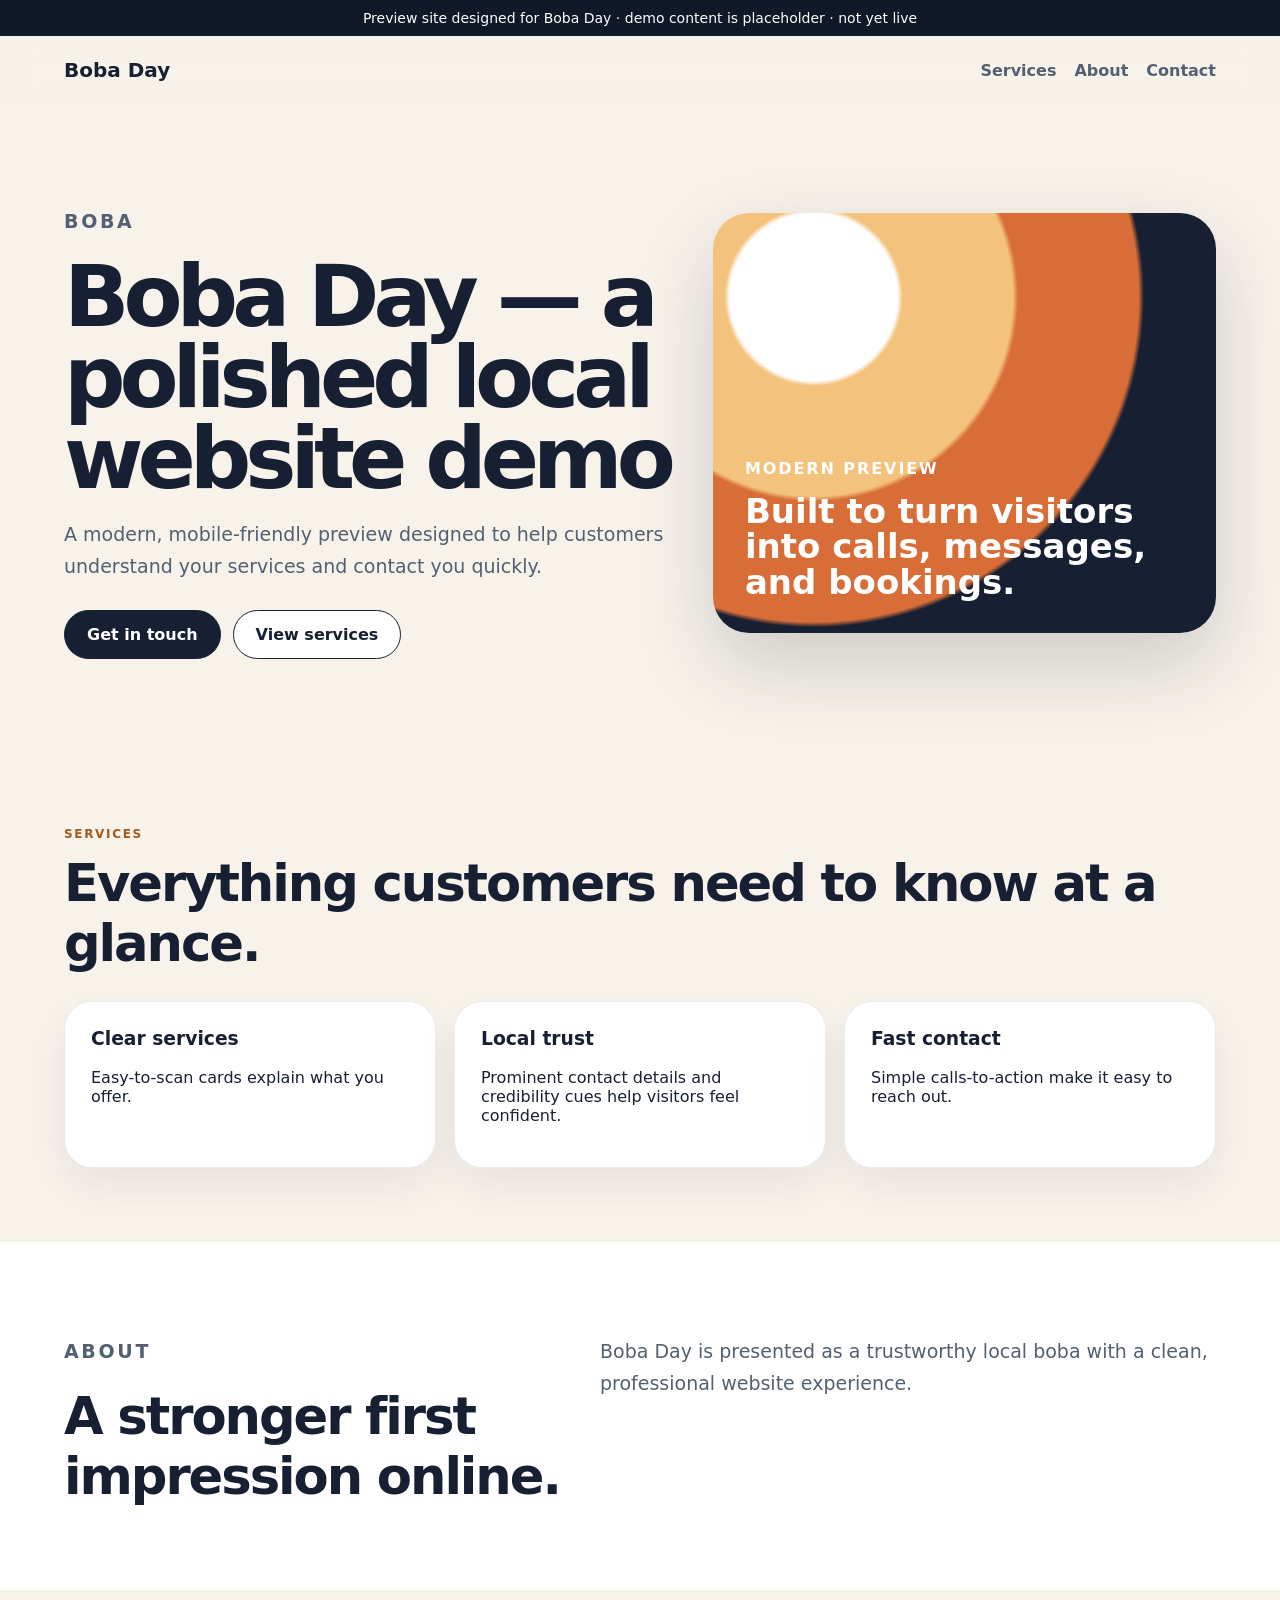
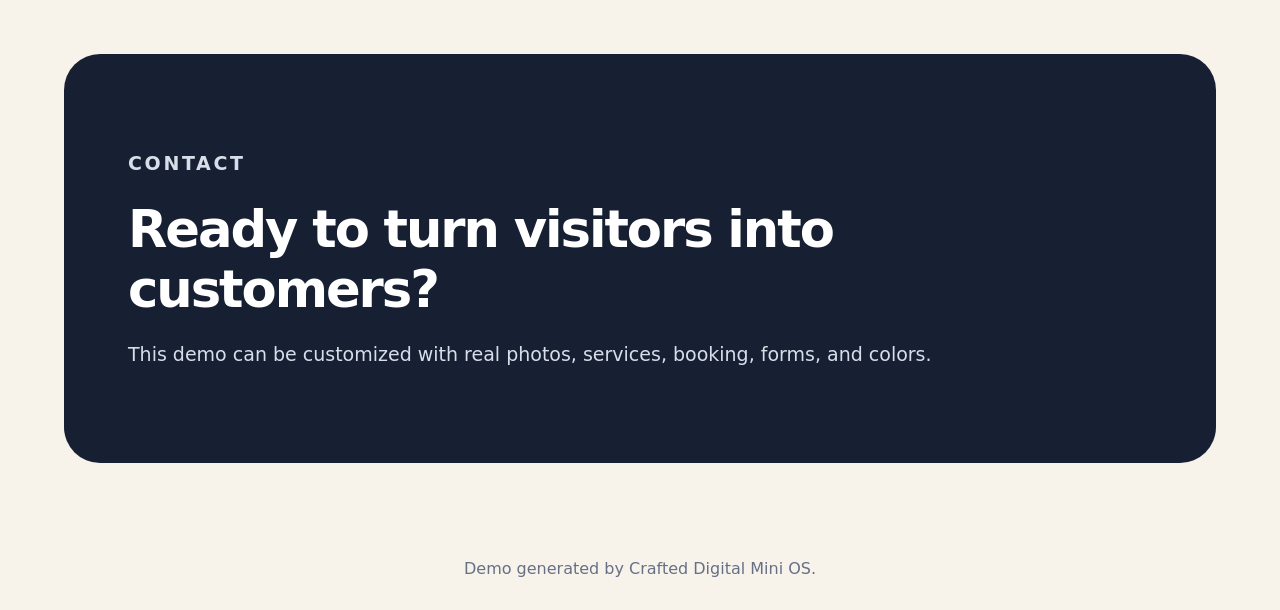
<file: boba-day/index.html>
<!doctype html>
<html lang="en">
<head>
  <meta charset="UTF-8" />
  <meta name="viewport" content="width=device-width, initial-scale=1.0" />
  <title>Boba Day | Demo Website</title>
  <link rel="stylesheet" href="styles.css" />
</head>
<body>
  <div class="preview-bar">Preview site designed for Boba Day · demo content is placeholder · not yet live</div>
  <header class="site-header">
    <a class="logo" href="#"><span>Boba Day</span></a>
    <nav><a href="#services">Services</a><a href="#about">About</a><a href="#contact">Contact</a></nav>
  </header>
  <main>
    <section class="hero">
      <div class="hero-copy">
        <p class="eyebrow">Boba</p>
        <h1>Boba Day — a polished local website demo</h1>
        <p>A modern, mobile-friendly preview designed to help customers understand your services and contact you quickly.</p>
        <div class="actions"><a class="button primary" href="#contact">Get in touch</a><a class="button secondary" href="#services">View services</a></div>
      </div>
      <div class="hero-card"><span>Modern preview</span><strong>Built to turn visitors into calls, messages, and bookings.</strong></div>
    </section>
    <section id="services" class="section"><p class="eyebrow">Services</p><h2>Everything customers need to know at a glance.</h2><div class="cards"><article><h3>Clear services</h3><p>Easy-to-scan cards explain what you offer.</p></article><article><h3>Local trust</h3><p>Prominent contact details and credibility cues help visitors feel confident.</p></article><article><h3>Fast contact</h3><p>Simple calls-to-action make it easy to reach out.</p></article></div></section>
    <section id="about" class="split"><div><p class="eyebrow">About</p><h2>A stronger first impression online.</h2></div><p>Boba Day is presented as a trustworthy local boba with a clean, professional website experience.</p></section>
    <section id="contact" class="cta"><p class="eyebrow">Contact</p><h2>Ready to turn visitors into customers?</h2><p>This demo can be customized with real photos, services, booking, forms, and colors.</p></section>
  </main>
  <footer>Demo generated by Crafted Digital Mini OS.</footer>
</body>
</html>
</file>
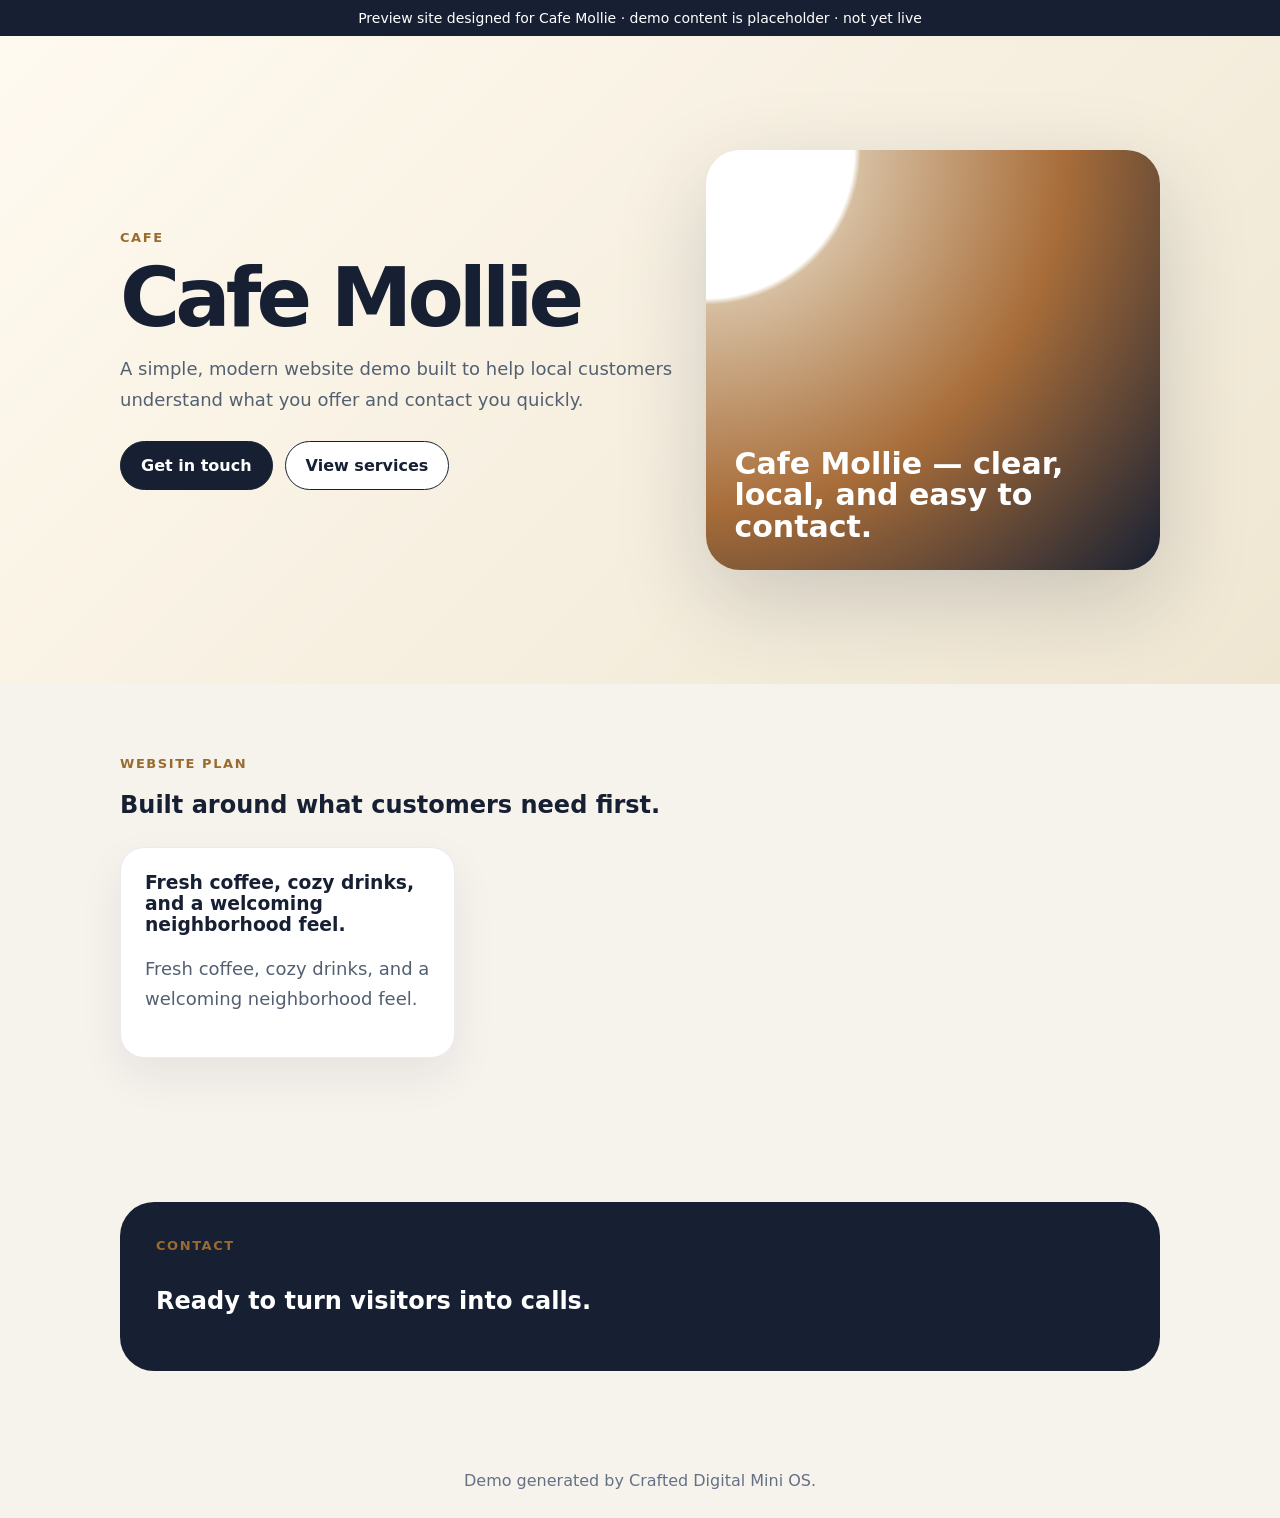
<file: cafe-mollie/index.html>
<!doctype html>
<html lang="en">
<head>
  <meta charset="UTF-8" />
  <meta name="viewport" content="width=device-width, initial-scale=1.0" />
  <title>Cafe Mollie | Demo Website</title>
  <style>
    :root { color-scheme: light; font-family: Inter, ui-sans-serif, system-ui, -apple-system, BlinkMacSystemFont, "Segoe UI", sans-serif; color: #172033; background: #f6f3ed; }
    * { box-sizing: border-box; }
    body { margin: 0; }
    a { color: inherit; }
    .notice { background: #172033; color: white; font-size: 14px; padding: 10px 18px; text-align: center; }
    .hero { min-height: 72vh; display: grid; place-items: center; padding: 72px 20px; background: linear-gradient(135deg, #fffaf0, #efe6d2); }
    .hero-card { width: min(1040px, 100%); display: grid; grid-template-columns: 1.1fr .9fr; gap: 32px; align-items: center; }
    .eyebrow { color: #9a6b2f; font-weight: 800; letter-spacing: .12em; text-transform: uppercase; font-size: 13px; }
    h1 { font-size: clamp(42px, 7vw, 82px); line-height: .94; margin: 14px 0; letter-spacing: -0.06em; }
    p { color: #536071; font-size: 18px; line-height: 1.7; }
    .buttons { display: flex; gap: 12px; flex-wrap: wrap; margin-top: 26px; }
    .button { border-radius: 999px; padding: 14px 20px; font-weight: 800; text-decoration: none; border: 1px solid #172033; }
    .primary { background: #172033; color: white; }
    .secondary { background: white; }
    .visual { min-height: 420px; border-radius: 34px; background: radial-gradient(circle at top left, #ffffff 0, #ffffff 24%, #d6bea0 25%, #a86d39 58%, #172033 100%); box-shadow: 0 30px 90px rgba(23,32,51,.18); display: grid; place-items: end start; padding: 28px; overflow: hidden; }
    .visual strong { color: white; font-size: 30px; line-height: 1.05; max-width: 340px; }
    section { padding: 72px 20px; }
    .wrap { width: min(1040px, 100%); margin: 0 auto; }
    .grid { display: grid; grid-template-columns: repeat(3, 1fr); gap: 18px; margin-top: 28px; }
    .card { background: white; border: 1px solid rgba(23,32,51,.09); border-radius: 24px; padding: 24px; box-shadow: 0 18px 45px rgba(23,32,51,.07); }
    .card h3 { margin-top: 0; }
    .contact { background: #172033; color: white; border-radius: 34px; padding: 36px; display: grid; gap: 14px; }
    .contact p { color: #d6dce7; margin: 0; }
    .contact a { color: white; font-weight: 800; }
    footer { padding: 28px 20px; text-align: center; color: #667085; }
    @media (max-width: 820px) { .hero-card, .grid { grid-template-columns: 1fr; } .visual { min-height: 280px; } }
  </style>
</head>
<body>
  <div class="notice">Preview site designed for Cafe Mollie · demo content is placeholder · not yet live</div>
  <main>
    <section class="hero">
      <div class="hero-card">
        <div>
          <div class="eyebrow">Cafe</div>
          <h1>Cafe Mollie</h1>
          <p>A simple, modern website demo built to help local customers understand what you offer and contact you quickly.</p>
          <div class="buttons">
            <a class="button primary" href="#contact">Get in touch</a>
            <a class="button secondary" href="#services">View services</a>
          </div>
        </div>
        <div class="visual"><strong>Cafe Mollie — clear, local, and easy to contact.</strong></div>
      </div>
    </section>

    <section id="services">
      <div class="wrap">
        <div class="eyebrow">Website plan</div>
        <h2>Built around what customers need first.</h2>
        <div class="grid">
          <article class="card"><h3>Fresh coffee, cozy drinks, and a welcoming neighborhood feel.</h3><p>Fresh coffee, cozy drinks, and a welcoming neighborhood feel.</p></article>
        </div>
      </div>
    </section>

    <section id="contact">
      <div class="wrap contact">
        <div class="eyebrow">Contact</div>
        <h2>Ready to turn visitors into calls.</h2>
        
        
        
        
      </div>
    </section>
  </main>
  <footer>Demo generated by Crafted Digital Mini OS.</footer>
</body>
</html>
</file>
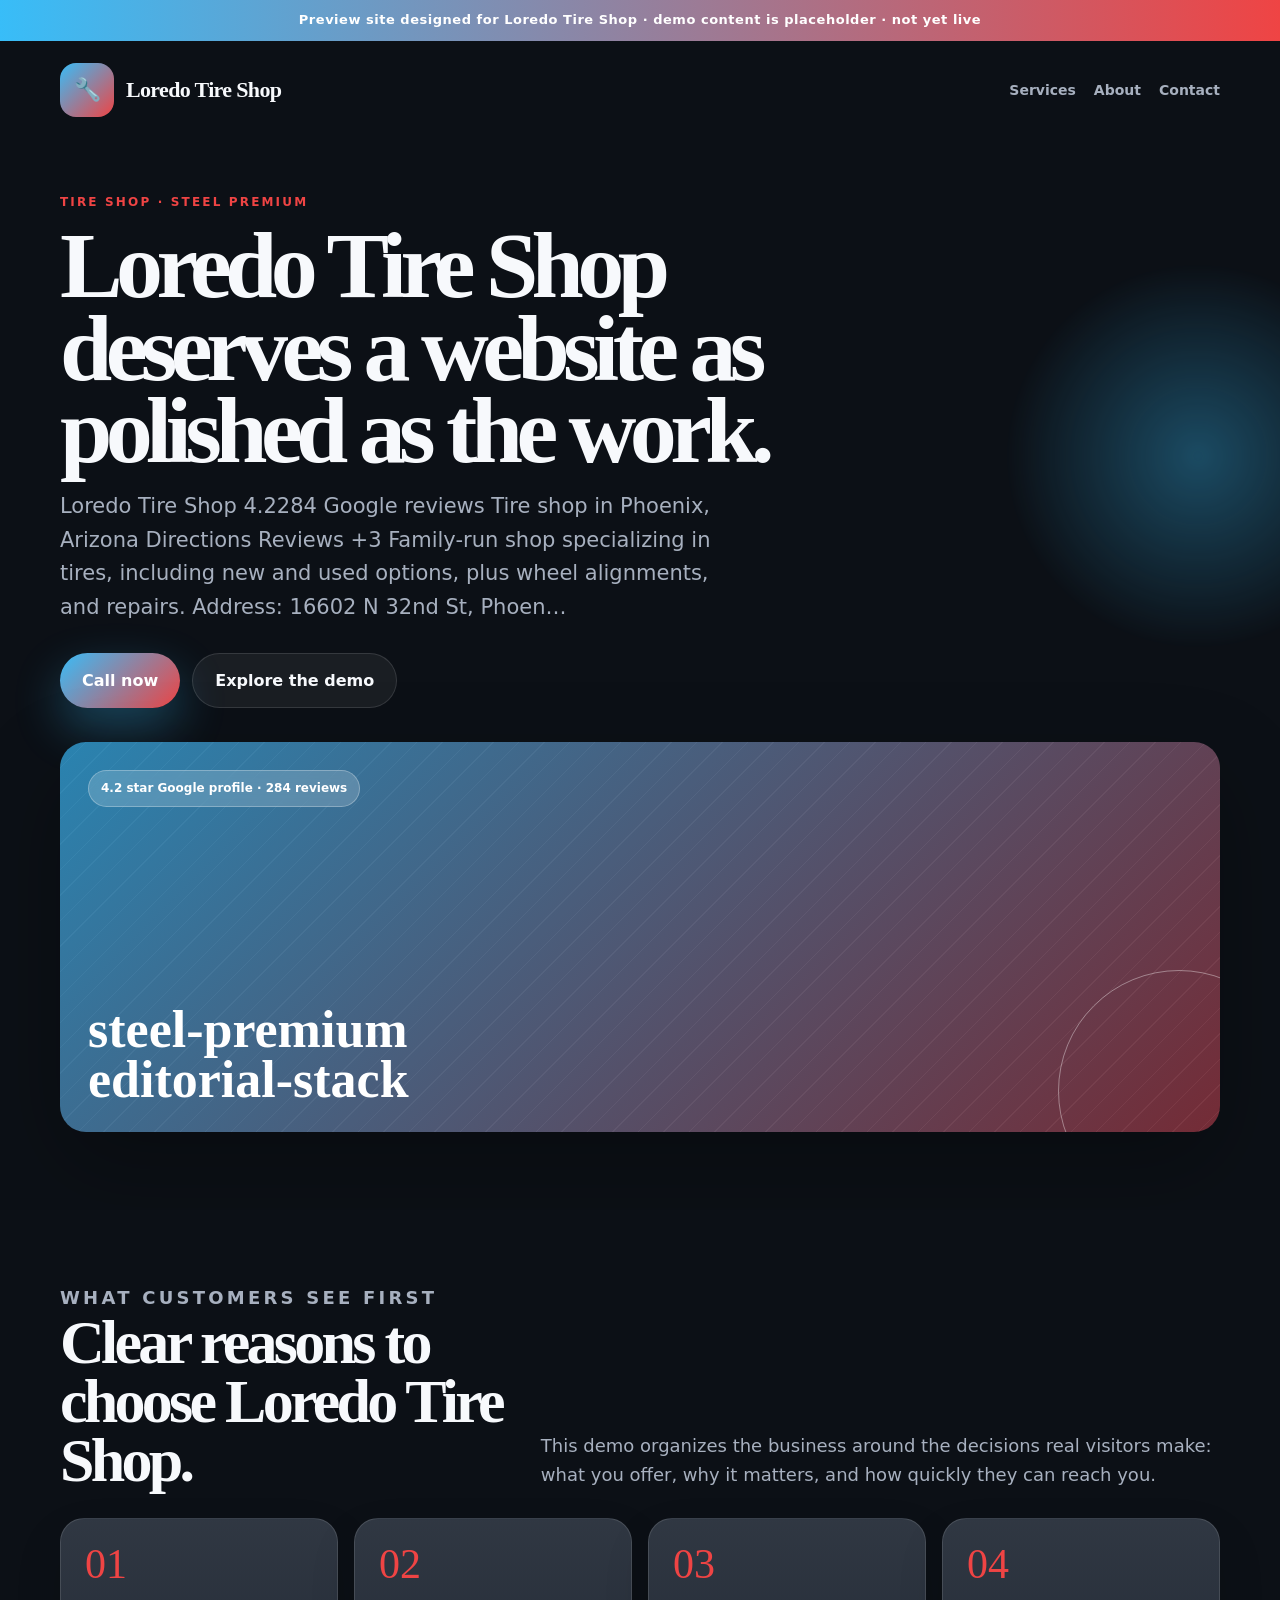
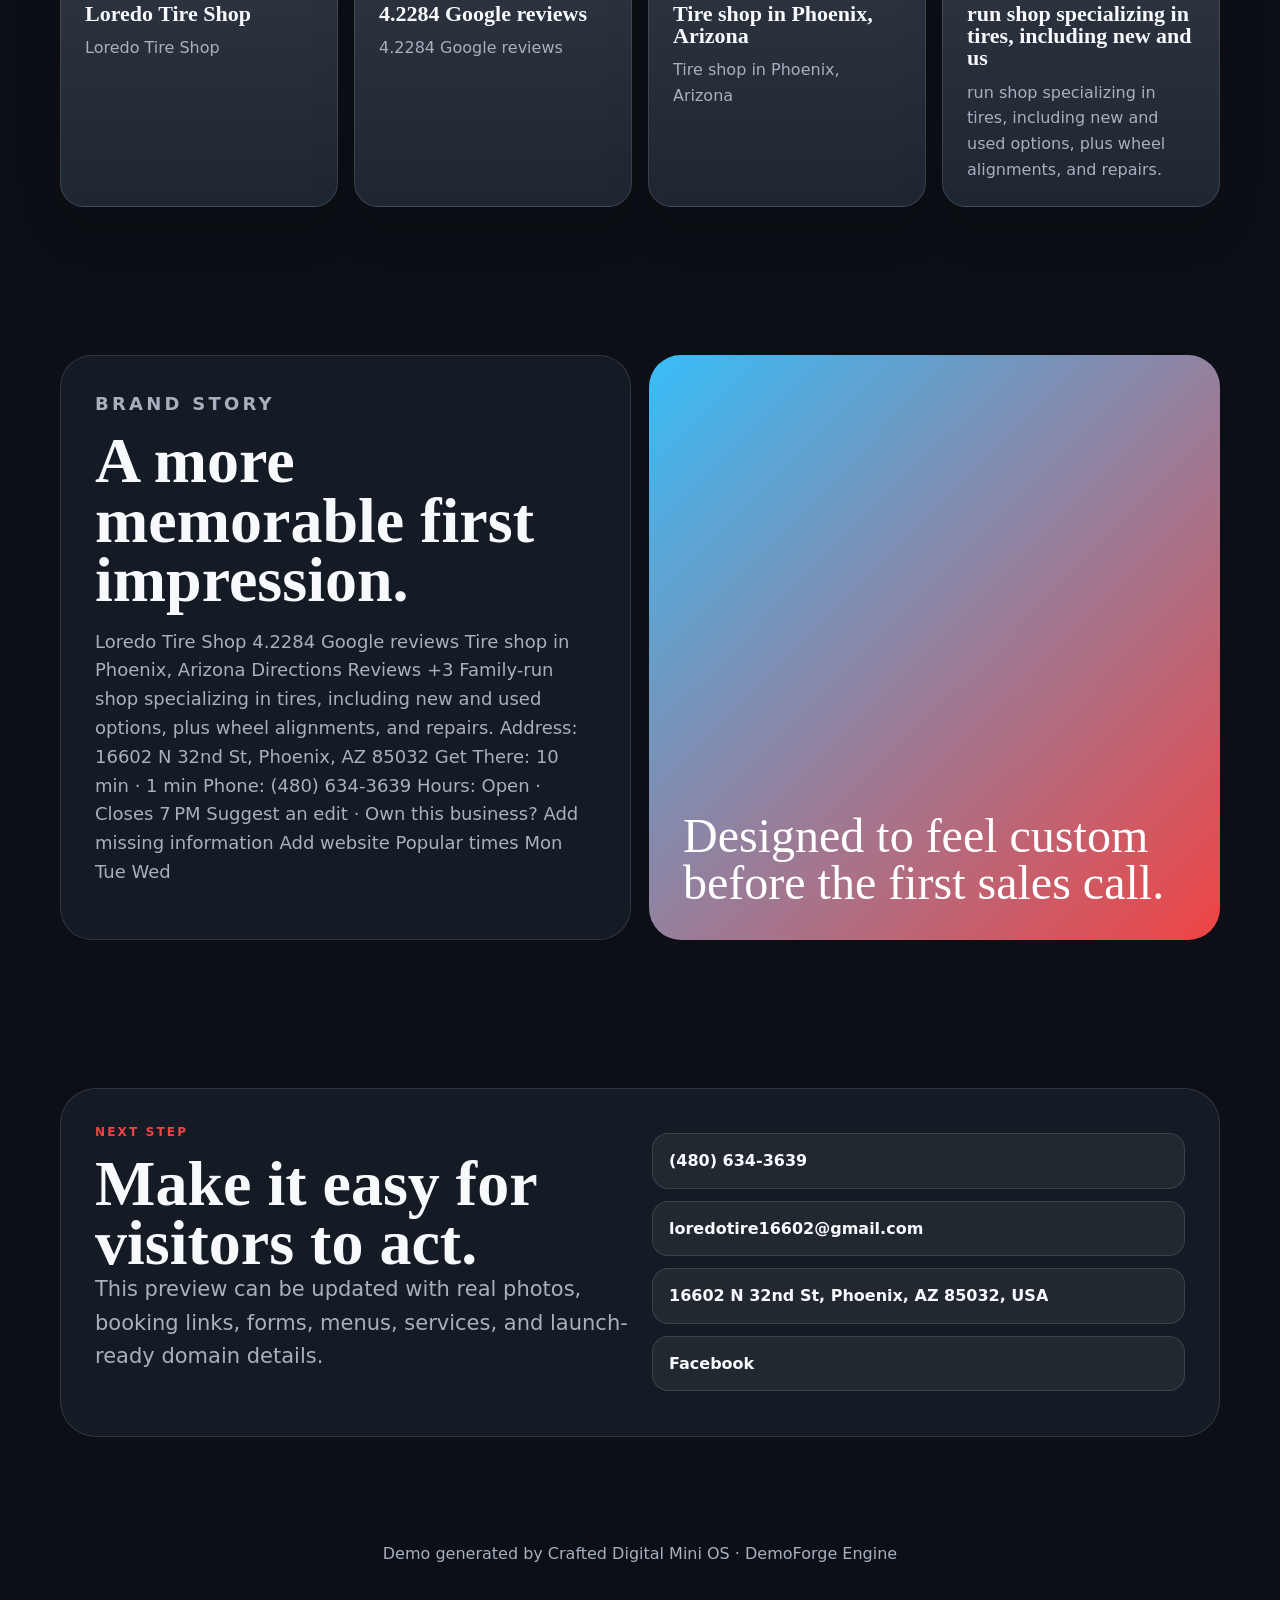
<file: loredo-tire-shop/index.html>
<!doctype html>
<html lang="en">
<head>
  <meta charset="UTF-8" />
  <meta name="viewport" content="width=device-width, initial-scale=1.0" />
  <title>Loredo Tire Shop | Demo Website</title>
  <meta name="description" content="Preview demo website concept for Loredo Tire Shop." />
  <link rel="stylesheet" href="styles.css" />
</head>
<body>
  <div class="preview-bar">Preview site designed for Loredo Tire Shop · demo content is placeholder · not yet live</div>
  <header class="site-header shell">
    <a class="brand" href="#top" aria-label="Loredo Tire Shop home">
      <span class="mark">🔧</span>
      <span>Loredo Tire Shop</span>
    </a>
    <nav class="nav" aria-label="Main navigation">
      <a href="#services">Services</a>
      <a href="#story">About</a>
      <a href="#contact">Contact</a>
    </nav>
  </header>

  <main id="top">
    <section class="hero">
      <div class="hero-grid shell">
        <div class="hero-copy">
          <p class="eyebrow">Tire Shop · steel premium</p>
          <h1>Loredo Tire Shop deserves a website as polished as the work.</h1>
          <p class="lede">Loredo Tire Shop
4.2284 Google reviews
Tire shop in Phoenix, Arizona
Directions
Reviews
+3

Family-run shop specializing in tires, including new and used options, plus wheel alignments, and repairs.
Address: 16602 N 32nd St, Phoen…</p>
          <div class="actions">
            <a class="button primary" href="tel:(480) 634-3639">Call now</a>
            <a class="button secondary" href="#services">Explore the demo</a>
          </div>
        </div>
        <aside class="feature" aria-label="Website concept visual">
          <span class="feature-kicker">4.2 star Google profile · 284 reviews</span>
          <strong>steel-premium editorial-stack</strong>
        </aside>
      </div>
    </section>

    <section id="services" class="section shell">
      <div class="section-title">
        <div><p class="eyebrow">What customers see first</p><h2>Clear reasons to choose Loredo Tire Shop.</h2></div>
        <p>This demo organizes the business around the decisions real visitors make: what you offer, why it matters, and how quickly they can reach you.</p>
      </div>
      <div class="cards">
        <article class="card">
          <div class="num">01</div>
          <h3>Loredo Tire Shop</h3>
          <p>Loredo Tire Shop</p>
        </article>
        <article class="card">
          <div class="num">02</div>
          <h3>4.2284 Google reviews</h3>
          <p>4.2284 Google reviews</p>
        </article>
        <article class="card">
          <div class="num">03</div>
          <h3>Tire shop in Phoenix, Arizona</h3>
          <p>Tire shop in Phoenix, Arizona</p>
        </article>
        <article class="card">
          <div class="num">04</div>
          <h3>run shop specializing in tires, including new and us</h3>
          <p>run shop specializing in tires, including new and used options, plus wheel alignments, and repairs.</p>
        </article></div>
    </section>

    <section id="story" class="section shell story">
      <div class="story-panel">
        <p class="eyebrow">Brand story</p>
        <h2>A more memorable first impression.</h2>
        <p>Loredo Tire Shop
4.2284 Google reviews
Tire shop in Phoenix, Arizona
Directions
Reviews
+3

Family-run shop specializing in tires, including new and used options, plus wheel alignments, and repairs.
Address: 16602 N 32nd St, Phoenix, AZ 85032
Get There:
10 min
·
1 min
Phone: (480) 634-3639
Hours: 
Open · Closes 7 PM
Suggest an edit · Own this business?
Add missing information
Add website



Popular times
Mon
Tue
Wed
</p>
      </div>
      <div class="quote">
        <p>Designed to feel custom before the first sales call.</p>
      </div>
    </section>

    <section id="contact" class="section shell">
      <div class="contact">
        <div>
          <p class="eyebrow">Next step</p>
          <h2>Make it easy for visitors to act.</h2>
          <p class="lede">This preview can be updated with real photos, booking links, forms, menus, services, and launch-ready domain details.</p>
        </div>
        <div class="contact-list"><a href="tel:(480) 634-3639">(480) 634-3639</a>
<a href="mailto:loredotire16602@gmail.com">loredotire16602@gmail.com</a>
<span>16602 N 32nd St, Phoenix, AZ 85032, USA</span>
<a href="https://www.facebook.com/p/Loredo-Tire-and-Mechanic-Shop-100075917003803/" target="_blank" rel="noreferrer">Facebook</a></div>
      </div>
    </section>
  </main>

  <footer class="shell">Demo generated by Crafted Digital Mini OS · DemoForge Engine</footer>
</body>
</html>
</file>
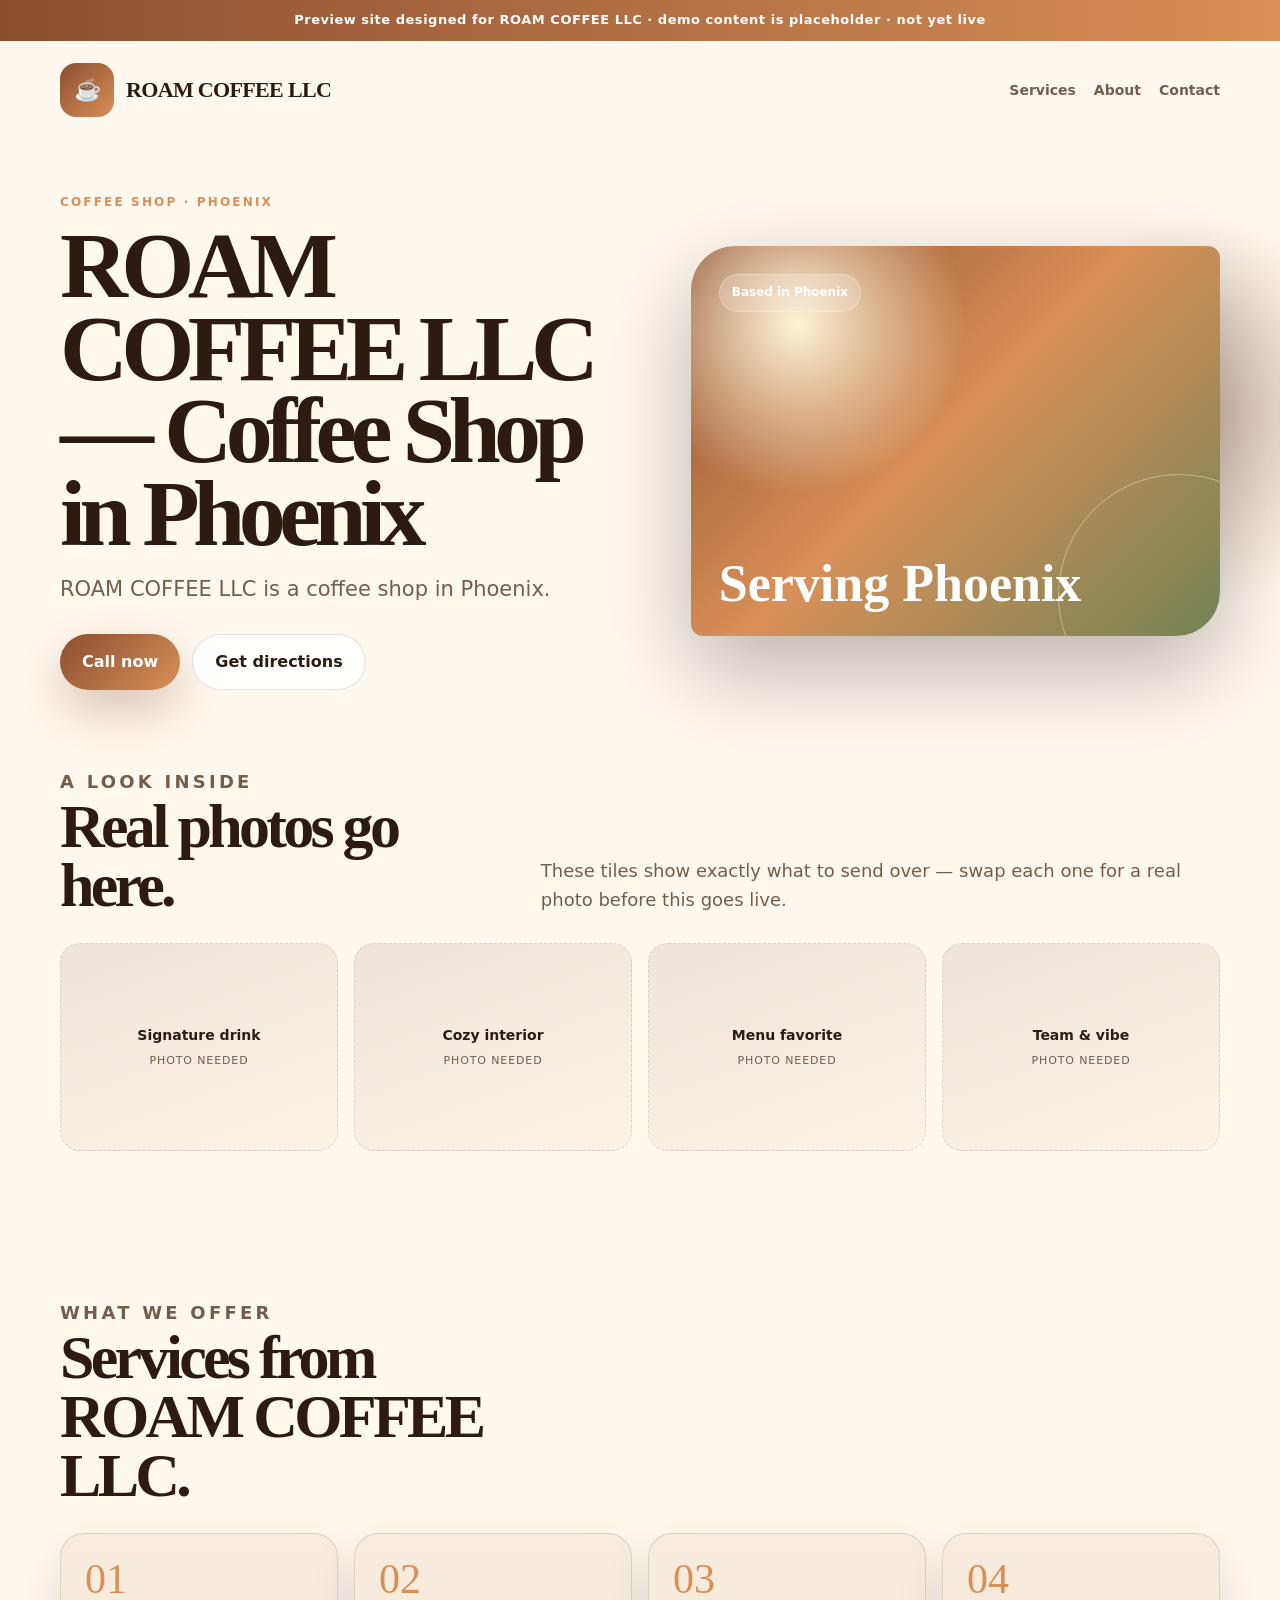
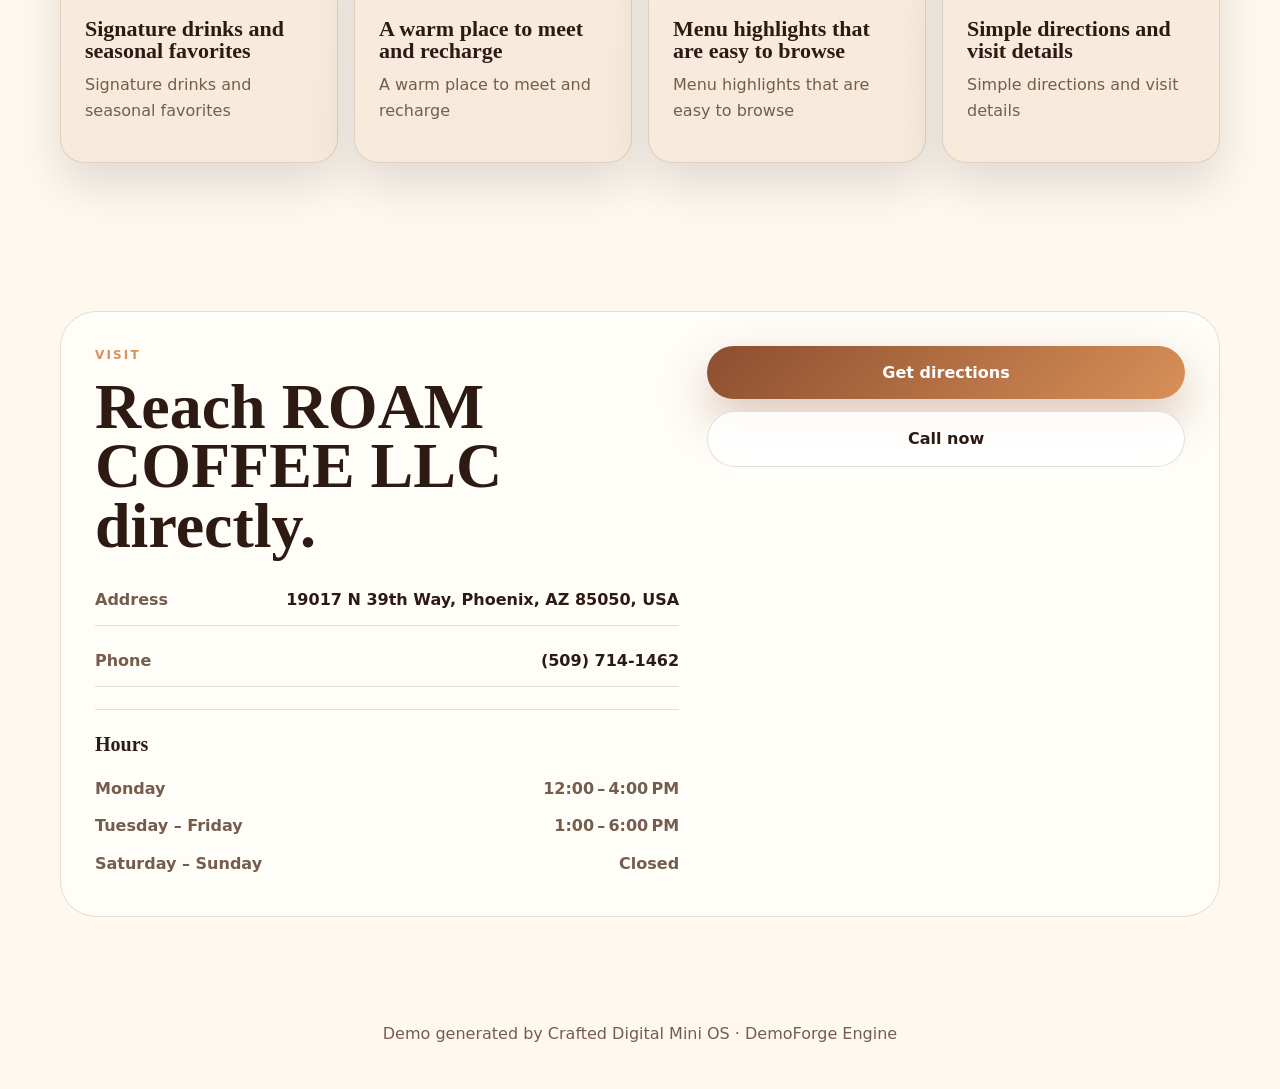
<file: roam-coffee-llc/index.html>
<!doctype html>
<html lang="en">
<head>
  <meta charset="UTF-8" />
  <meta name="viewport" content="width=device-width, initial-scale=1.0" />
  <title>ROAM COFFEE LLC | Demo Website</title>
  <meta name="description" content="Preview demo website concept for ROAM COFFEE LLC." />
  <link rel="stylesheet" href="styles.css" />
</head>
<body>
  <div class="preview-bar">Preview site designed for ROAM COFFEE LLC · demo content is placeholder · not yet live</div>
  <header class="site-header shell">
    <a class="brand" href="#top" aria-label="ROAM COFFEE LLC home">
      <span class="mark">☕</span>
      <span>ROAM COFFEE LLC</span>
    </a>
    <nav class="nav" aria-label="Main navigation">
      <a href="#services">Services</a>
      <a href="#story">About</a>
      <a href="#contact">Contact</a>
    </nav>
  </header>

  <main id="top">

    <section class="hero hero-split">
      <div class="hero-grid shell">
        <div class="hero-copy">
          <p class="eyebrow">Coffee Shop · Phoenix</p>
          <h1>ROAM COFFEE LLC — Coffee Shop in Phoenix</h1>
          <p class="lede">ROAM COFFEE LLC is a coffee shop in Phoenix.</p>
          <div class="actions">
            <a class="button primary" href="tel:(509) 714-1462">Call now</a>
            <a class="button secondary" href="https://maps.google.com/?cid=10328134538606844163&amp;g_mp=Cidnb29nbGUubWFwcy5wbGFjZXMudjEuUGxhY2VzLlNlYXJjaFRleHQQAhgEIAA" target="_blank" rel="noreferrer">Get directions</a>
          </div>
        </div>
        <aside class="feature" aria-label="Business highlight">
          <span class="feature-kicker">Based in Phoenix</span>
          <div class="feature-stat"><strong>Serving Phoenix</strong></div>
        </aside>
      </div>
    </section>

    <section id="gallery" class="section shell gallery-section">
      <div class="section-title">
        <div><p class="eyebrow">A look inside</p><h2>Real photos go here.</h2></div>
        <p>These tiles show exactly what to send over — swap each one for a real photo before this goes live.</p>
      </div>
      <div class="gallery-grid">
        <div class="gallery-tile">
          <span>Signature drink</span>
          <small>Photo needed</small>
        </div>
        <div class="gallery-tile">
          <span>Cozy interior</span>
          <small>Photo needed</small>
        </div>
        <div class="gallery-tile">
          <span>Menu favorite</span>
          <small>Photo needed</small>
        </div>
        <div class="gallery-tile">
          <span>Team &amp; vibe</span>
          <small>Photo needed</small>
        </div></div>
    </section>

    <section id="services" class="section shell">
      <div class="section-title">
        <div><p class="eyebrow">What we offer</p><h2>Services from ROAM COFFEE LLC.</h2></div>
      </div>
      <div class="cards">
        <article class="card">
          <div class="num">01</div>
          <h3>Signature drinks and seasonal favorites</h3>
          <p>Signature drinks and seasonal favorites</p>
        </article>
        <article class="card">
          <div class="num">02</div>
          <h3>A warm place to meet and recharge</h3>
          <p>A warm place to meet and recharge</p>
        </article>
        <article class="card">
          <div class="num">03</div>
          <h3>Menu highlights that are easy to browse</h3>
          <p>Menu highlights that are easy to browse</p>
        </article>
        <article class="card">
          <div class="num">04</div>
          <h3>Simple directions and visit details</h3>
          <p>Simple directions and visit details</p>
        </article></div>
    </section>

    <section id="contact" class="section shell">
      <div class="contact contact-rich">
        <div class="visit-info">
          <p class="eyebrow">Visit</p>
          <h2>Reach ROAM COFFEE LLC directly.</h2>
          <div class="visit-rows"><div class="visit-row"><span class="visit-label">Address</span><span class="visit-value">19017 N 39th Way, Phoenix, AZ 85050, USA</span></div><div class="visit-row"><span class="visit-label">Phone</span><span class="visit-value"><a href="tel:(509) 714-1462">(509) 714-1462</a></span></div></div>
          <div class="hours-block"><h3>Hours</h3><div class="hours-row"><span>Monday</span><span>12:00 – 4:00 PM</span></div><div class="hours-row"><span>Tuesday – Friday</span><span>1:00 – 6:00 PM</span></div><div class="hours-row"><span>Saturday – Sunday</span><span>Closed</span></div></div>
          
        </div>
        <div class="contact-actions"><a class="button primary" href="https://maps.google.com/?cid=10328134538606844163&amp;g_mp=Cidnb29nbGUubWFwcy5wbGFjZXMudjEuUGxhY2VzLlNlYXJjaFRleHQQAhgEIAA" target="_blank" rel="noreferrer">Get directions</a><a class="button secondary" href="tel:(509) 714-1462">Call now</a></div>
      </div>
    </section>
  </main>

  <footer class="shell">Demo generated by Crafted Digital Mini OS · DemoForge Engine</footer>
</body>
</html>
</file>
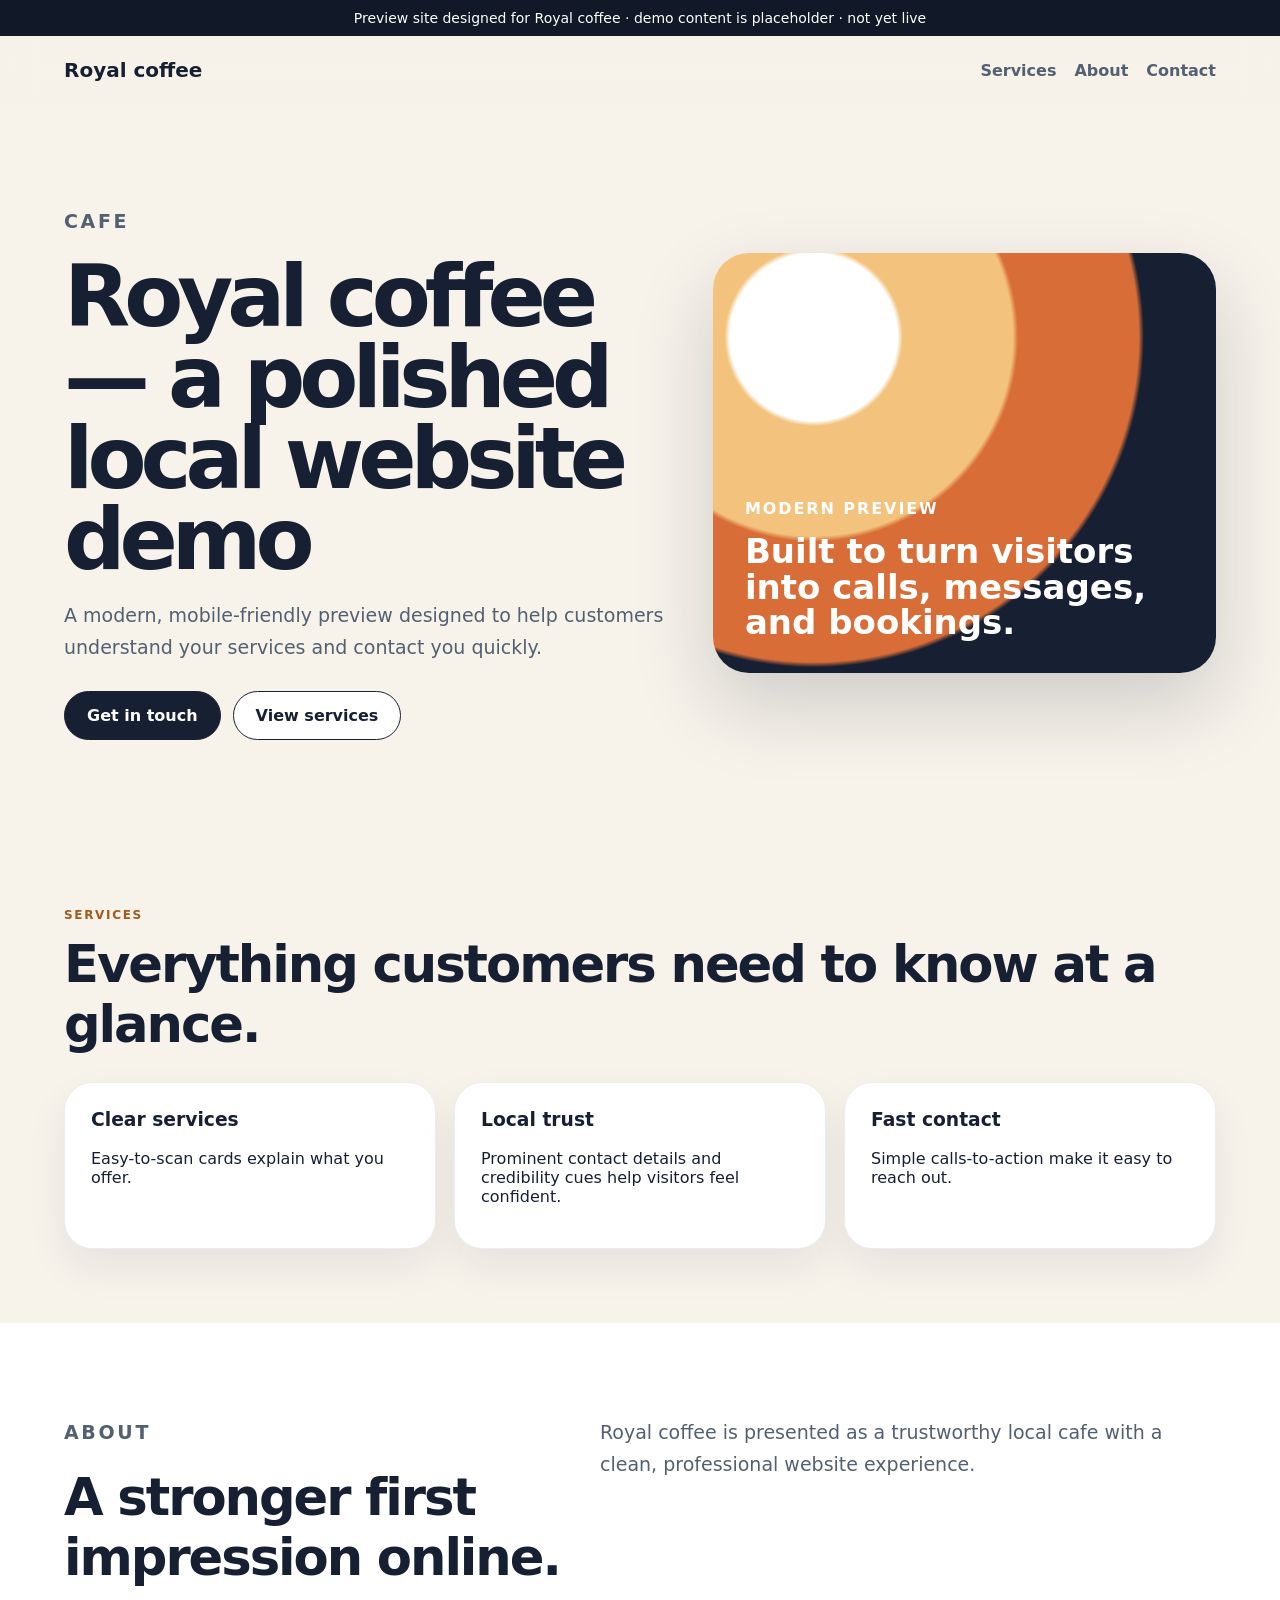
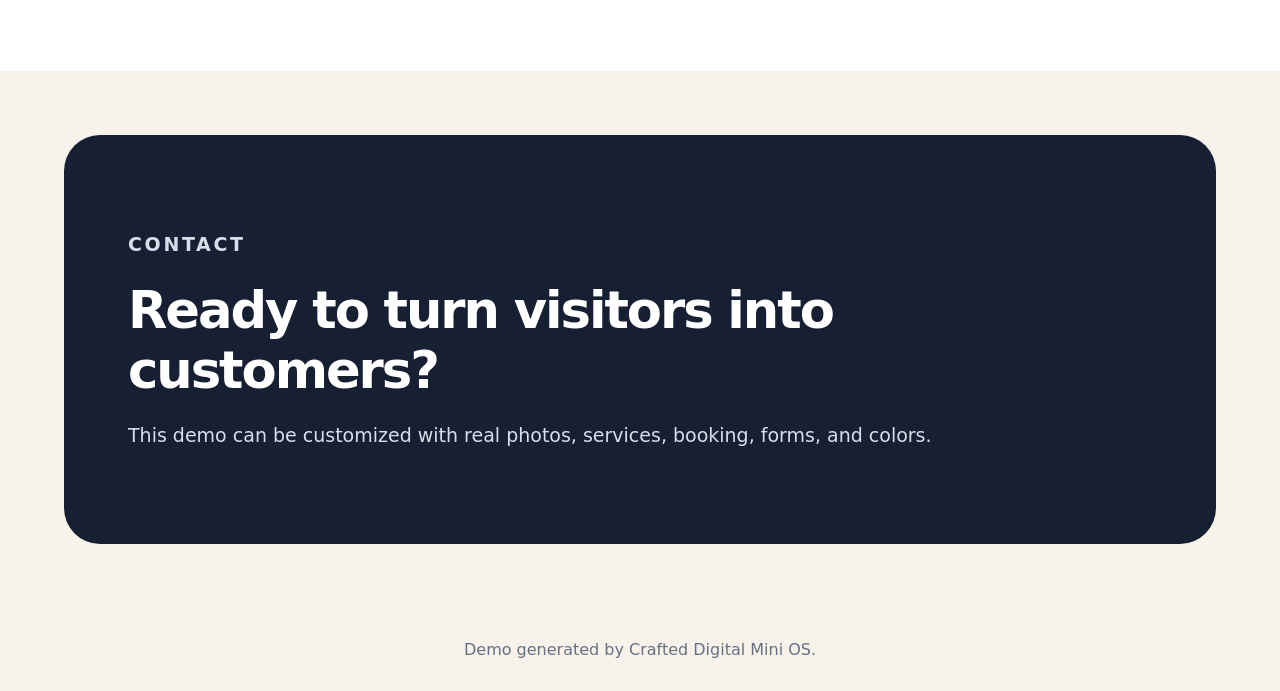
<file: royal-coffee/index.html>
<!doctype html>
<html lang="en">
<head>
  <meta charset="UTF-8" />
  <meta name="viewport" content="width=device-width, initial-scale=1.0" />
  <title>Royal coffee | Demo Website</title>
  <link rel="stylesheet" href="styles.css" />
</head>
<body>
  <div class="preview-bar">Preview site designed for Royal coffee · demo content is placeholder · not yet live</div>
  <header class="site-header">
    <a class="logo" href="#"><span>Royal coffee</span></a>
    <nav><a href="#services">Services</a><a href="#about">About</a><a href="#contact">Contact</a></nav>
  </header>
  <main>
    <section class="hero">
      <div class="hero-copy">
        <p class="eyebrow">Cafe</p>
        <h1>Royal coffee — a polished local website demo</h1>
        <p>A modern, mobile-friendly preview designed to help customers understand your services and contact you quickly.</p>
        <div class="actions"><a class="button primary" href="#contact">Get in touch</a><a class="button secondary" href="#services">View services</a></div>
      </div>
      <div class="hero-card"><span>Modern preview</span><strong>Built to turn visitors into calls, messages, and bookings.</strong></div>
    </section>
    <section id="services" class="section"><p class="eyebrow">Services</p><h2>Everything customers need to know at a glance.</h2><div class="cards"><article><h3>Clear services</h3><p>Easy-to-scan cards explain what you offer.</p></article><article><h3>Local trust</h3><p>Prominent contact details and credibility cues help visitors feel confident.</p></article><article><h3>Fast contact</h3><p>Simple calls-to-action make it easy to reach out.</p></article></div></section>
    <section id="about" class="split"><div><p class="eyebrow">About</p><h2>A stronger first impression online.</h2></div><p>Royal coffee is presented as a trustworthy local cafe with a clean, professional website experience.</p></section>
    <section id="contact" class="cta"><p class="eyebrow">Contact</p><h2>Ready to turn visitors into customers?</h2><p>This demo can be customized with real photos, services, booking, forms, and colors.</p></section>
  </main>
  <footer>Demo generated by Crafted Digital Mini OS.</footer>
</body>
</html>
</file>
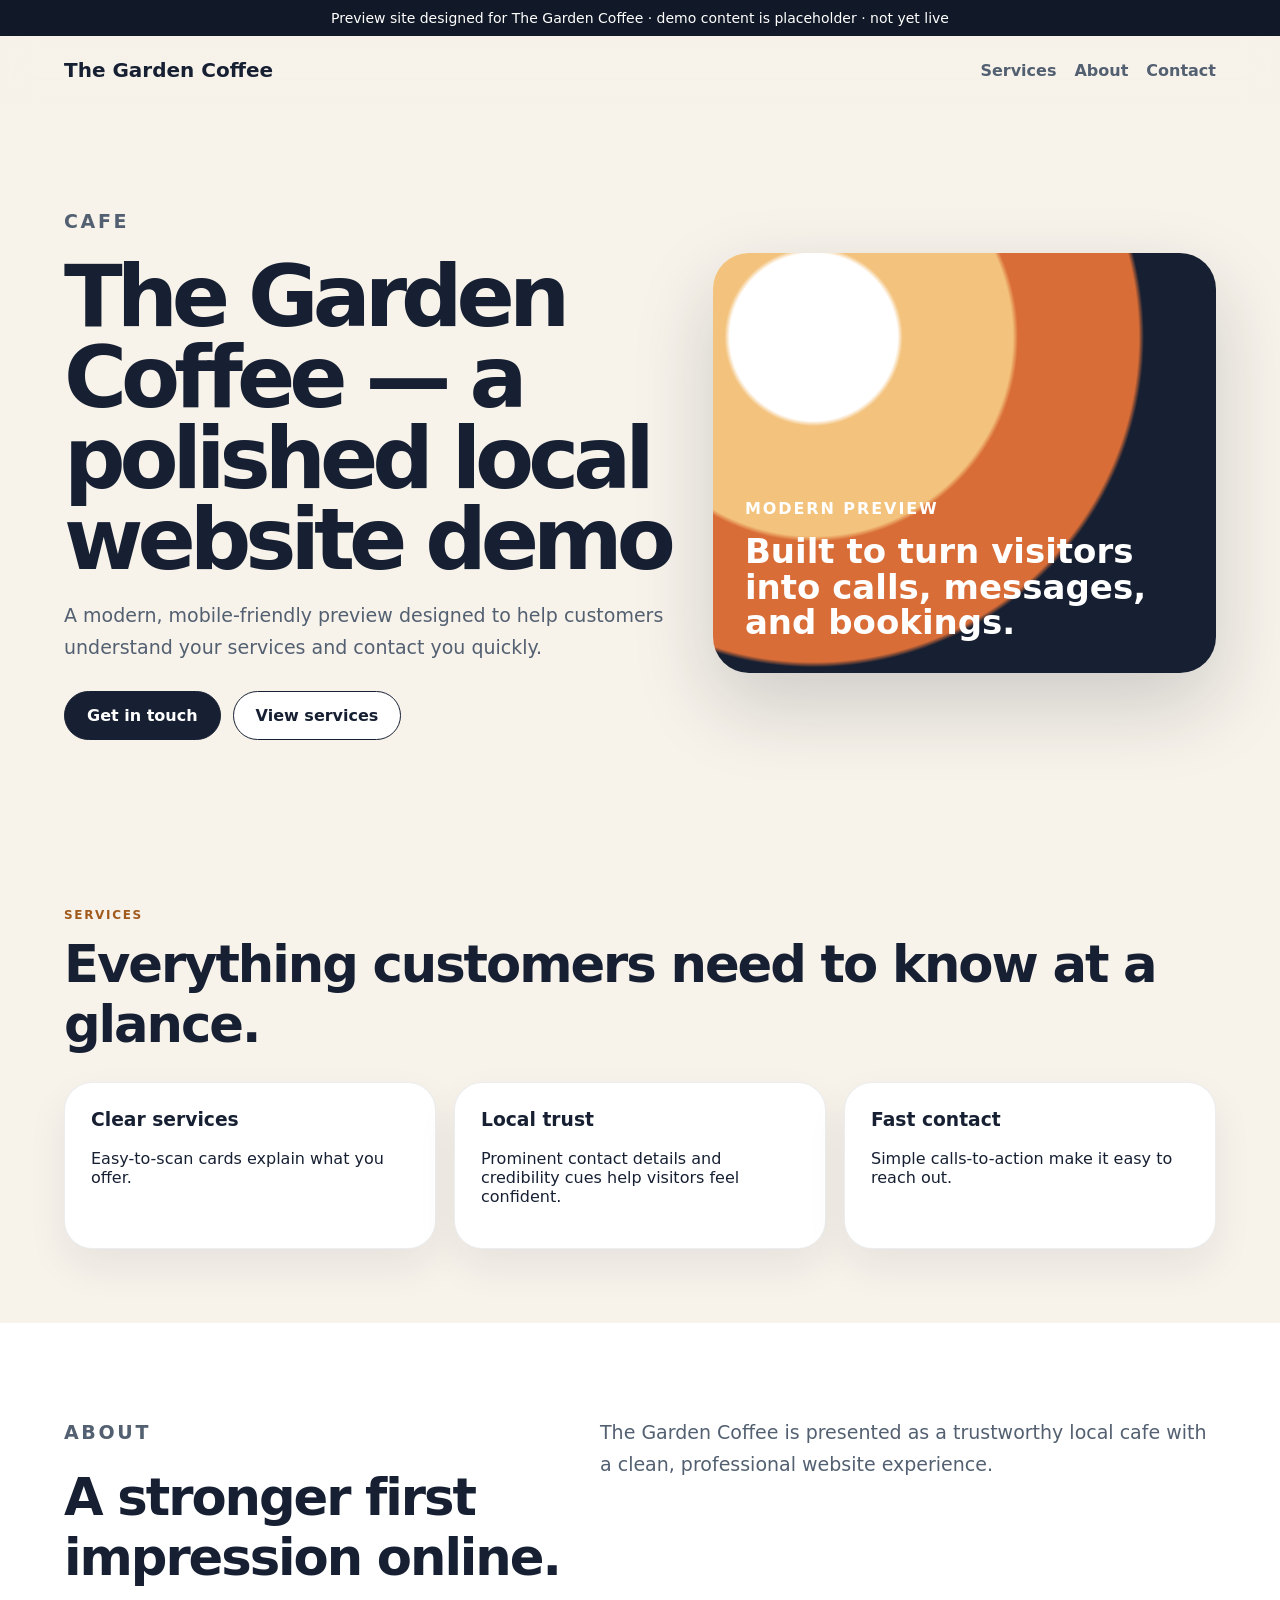
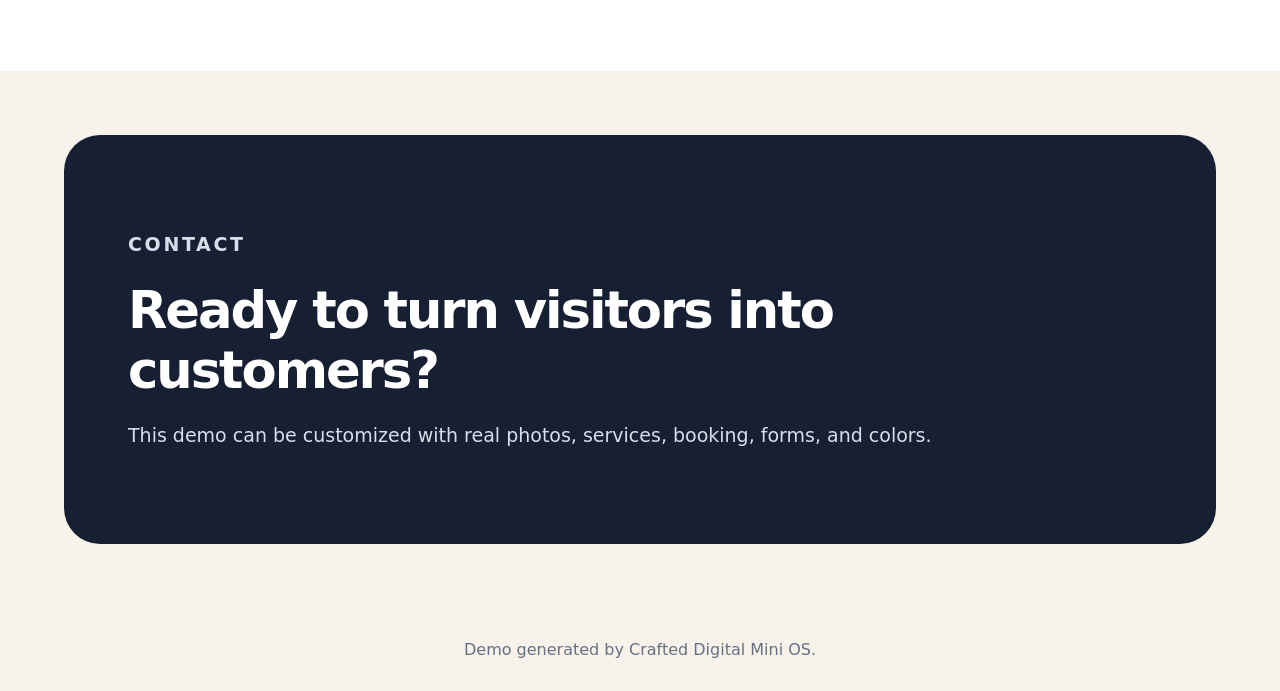
<file: the-garden-coffee/index.html>
<!doctype html>
<html lang="en">
<head>
  <meta charset="UTF-8" />
  <meta name="viewport" content="width=device-width, initial-scale=1.0" />
  <title>The Garden Coffee | Demo Website</title>
  <link rel="stylesheet" href="styles.css" />
</head>
<body>
  <div class="preview-bar">Preview site designed for The Garden Coffee · demo content is placeholder · not yet live</div>
  <header class="site-header">
    <a class="logo" href="#"><span>The Garden Coffee</span></a>
    <nav><a href="#services">Services</a><a href="#about">About</a><a href="#contact">Contact</a></nav>
  </header>
  <main>
    <section class="hero">
      <div class="hero-copy">
        <p class="eyebrow">Cafe</p>
        <h1>The Garden Coffee — a polished local website demo</h1>
        <p>A modern, mobile-friendly preview designed to help customers understand your services and contact you quickly.</p>
        <div class="actions"><a class="button primary" href="#contact">Get in touch</a><a class="button secondary" href="#services">View services</a></div>
      </div>
      <div class="hero-card"><span>Modern preview</span><strong>Built to turn visitors into calls, messages, and bookings.</strong></div>
    </section>
    <section id="services" class="section"><p class="eyebrow">Services</p><h2>Everything customers need to know at a glance.</h2><div class="cards"><article><h3>Clear services</h3><p>Easy-to-scan cards explain what you offer.</p></article><article><h3>Local trust</h3><p>Prominent contact details and credibility cues help visitors feel confident.</p></article><article><h3>Fast contact</h3><p>Simple calls-to-action make it easy to reach out.</p></article></div></section>
    <section id="about" class="split"><div><p class="eyebrow">About</p><h2>A stronger first impression online.</h2></div><p>The Garden Coffee is presented as a trustworthy local cafe with a clean, professional website experience.</p></section>
    <section id="contact" class="cta"><p class="eyebrow">Contact</p><h2>Ready to turn visitors into customers?</h2><p>This demo can be customized with real photos, services, booking, forms, and colors.</p></section>
  </main>
  <footer>Demo generated by Crafted Digital Mini OS.</footer>
</body>
</html>
</file>
<file: boba-day/styles.css>
:root{font-family:Inter,ui-sans-serif,system-ui,-apple-system,BlinkMacSystemFont,"Segoe UI",sans-serif;color:#172033;background:#f7f2ea}*{box-sizing:border-box}body{margin:0}a{color:inherit}.preview-bar{background:#111827;color:white;text-align:center;padding:10px 18px;font-size:14px}.site-header{display:flex;justify-content:space-between;gap:20px;align-items:center;padding:22px min(6vw,64px);background:rgba(247,242,234,.82);backdrop-filter:blur(16px);position:sticky;top:0;z-index:10}.logo{font-weight:900;text-decoration:none;font-size:20px;display:flex;align-items:center;gap:10px}.logo img{width:44px;height:44px;object-fit:contain;border-radius:12px;background:white;padding:4px}nav{display:flex;gap:18px}nav a{text-decoration:none;color:#536071;font-weight:700}.hero{display:grid;grid-template-columns:1.1fr .9fr;gap:34px;align-items:center;padding:82px min(6vw,64px)}.eyebrow{text-transform:uppercase;letter-spacing:.14em;font-size:12px;color:#a05a1c;font-weight:900}.hero h1{font-size:clamp(42px,7vw,86px);line-height:.94;letter-spacing:-.07em;margin:12px 0}.hero p,.split p,.cta p{font-size:19px;line-height:1.7;color:#536071}.actions{display:flex;flex-wrap:wrap;gap:12px;margin-top:28px}.button{border-radius:999px;padding:14px 22px;text-decoration:none;font-weight:900;border:1px solid #172033}.primary{background:#172033;color:#fff}.secondary{background:#fff}.hero-card{min-height:420px;border-radius:36px;padding:32px;display:grid;align-content:end;gap:16px;background:radial-gradient(circle at 20% 20%,#fff 0 16%,#f3c27c 17% 38%,#d96d37 39% 62%,#172033 63%);box-shadow:0 32px 80px rgba(23,32,51,.18);color:#fff}.hero-card span{font-weight:900;text-transform:uppercase;letter-spacing:.12em}.hero-card strong{font-size:34px;line-height:1.05}.section,.split,.cta{padding:74px min(6vw,64px)}.section h2,.split h2,.cta h2{font-size:clamp(30px,4vw,52px);letter-spacing:-.04em;margin:10px 0}.cards{display:grid;grid-template-columns:repeat(3,1fr);gap:18px;margin-top:28px}.cards article{background:white;border:1px solid rgba(23,32,51,.08);border-radius:28px;padding:26px;box-shadow:0 18px 40px rgba(23,32,51,.07)}.cards h3{margin-top:0}.split{display:grid;grid-template-columns:.9fr 1.1fr;gap:32px;background:white}.cta{margin:min(6vw,64px);border-radius:36px;background:#172033;color:white}.cta p{color:#d7deea}footer{text-align:center;padding:32px;color:#667085}@media(max-width:820px){.site-header{align-items:flex-start;flex-direction:column}.hero,.split,.cards{grid-template-columns:1fr}.hero-card{min-height:300px}.cta{margin:20px}}
</file>
<file: loredo-tire-shop/styles.css>
/* DemoForge design system: steel-premium / editorial-stack */
:root{color-scheme:dark;--bg:#0c1016;--panel:#151b24;--card:#1e2632;--text:#f7f9fc;--muted:#a7b0bf;--a1:#38bdf8;--a2:#ef4444;--a3:#cbd5e1;--line:rgba(255,255,255,.12);--heading:"Space Grotesk",Georgia,serif;--body:"Inter",Inter,system-ui,sans-serif;--hero:linear-gradient(135deg,rgba(56,189,248,.65),rgba(239,68,68,.45)), repeating-linear-gradient(135deg,rgba(255,255,255,.08) 0 1px,transparent 1px 18px), #0f172a}
*{box-sizing:border-box}html{scroll-behavior:smooth}body{margin:0;background:var(--bg);color:var(--text);font-family:var(--body);line-height:1.6;-webkit-font-smoothing:antialiased}a{color:inherit;text-decoration:none}.preview-bar{background:linear-gradient(90deg,var(--a1),var(--a2));color:#fff;text-align:center;font-size:13px;font-weight:800;letter-spacing:.04em;padding:10px 18px}.shell{width:min(1160px,calc(100% - 36px));margin:0 auto}.site-header{position:relative;z-index:4;display:flex;align-items:center;justify-content:space-between;gap:20px;padding:22px 0}.brand{display:flex;align-items:center;gap:12px;font-family:var(--heading);font-weight:800;font-size:22px;letter-spacing:-.03em}.brand img{width:54px;height:54px;object-fit:contain;border-radius:16px;background:rgba(255,255,255,.95);padding:8px;box-shadow:0 18px 42px rgba(0,0,0,.18)}.mark{width:54px;height:54px;display:grid;place-items:center;border-radius:16px;background:linear-gradient(135deg,var(--a1),var(--a2));color:#fff;font-weight:900}.nav{display:flex;gap:18px;color:var(--muted);font-weight:700;font-size:14px}.nav a:hover{color:var(--text)}.hero{padding:54px 0 78px;position:relative;overflow:hidden}.hero:before{content:"";position:absolute;inset:10% -10% auto auto;width:420px;height:420px;background:radial-gradient(circle, color-mix(in srgb,var(--a1) 38%,transparent), transparent 65%);filter:blur(4px);opacity:.9}.hero-grid{position:relative;display:grid;grid-template-columns:1fr;gap:34px;align-items:center}.eyebrow{text-transform:uppercase;letter-spacing:.18em;font-size:12px;font-weight:900;color:var(--a2);margin:0 0 12px}.hero h1{font-family:var(--heading);font-size:clamp(44px,7.8vw,94px);line-height:.88;letter-spacing:-.07em;margin:0 0 18px;max-width:900px}.lede{font-size:clamp(17px,2vw,21px);color:var(--muted);max-width:680px;margin:0 0 28px}.actions{display:flex;gap:12px;flex-wrap:wrap}.button{display:inline-flex;align-items:center;justify-content:center;border-radius:999px;padding:14px 22px;font-weight:900;border:1px solid var(--line)}.button.primary{background:linear-gradient(135deg,var(--a1),var(--a2));color:#fff;border:0;box-shadow:0 20px 48px color-mix(in srgb,var(--a1) 32%,transparent)}.button.secondary{background:rgba(255,255,255,.06);color:var(--text)}.feature{min-height:390px;border-radius:26px;background:var(--hero);box-shadow:0 34px 90px rgba(0,0,0,.28);padding:28px;display:flex;flex-direction:column;justify-content:space-between;overflow:hidden;position:relative}.feature:after{content:"";position:absolute;right:-80px;bottom:-80px;width:240px;height:240px;border:1px solid rgba(255,255,255,.38);border-radius:50%}.feature-kicker{align-self:flex-start;background:rgba(255,255,255,.18);backdrop-filter:blur(8px);color:#fff;border:1px solid rgba(255,255,255,.28);border-radius:999px;padding:8px 12px;font-weight:900;font-size:12px}.feature strong{position:relative;color:#fff;font-family:var(--heading);font-size:clamp(30px,4.4vw,52px);line-height:.95;max-width:520px}.section{padding:74px 0}.section-title{display:grid;grid-template-columns:0.8fr 1.2fr;gap:28px;align-items:end;margin-bottom:28px}.section-title h2{font-family:var(--heading);font-size:clamp(32px,5vw,62px);line-height:.95;letter-spacing:-.06em;margin:0}.section-title p{color:var(--muted);font-size:18px;margin:0}.cards{display:grid;grid-template-columns:repeat(4,1fr);gap:16px}.card{background:linear-gradient(180deg,color-mix(in srgb,var(--card) 92%,#fff 8%),var(--card));border:1px solid var(--line);border-radius:24px;padding:24px;min-height:230px;box-shadow:0 22px 48px rgba(0,0,0,.12)}.card .num{font-family:var(--heading);font-size:42px;color:var(--a2);line-height:1}.card h3{font-family:var(--heading);font-size:22px;line-height:1.02;margin:18px 0 10px}.card p{color:var(--muted);margin:0}.story{display:grid;grid-template-columns:1fr 1fr;gap:18px}.story-panel{background:var(--panel);border:1px solid var(--line);border-radius:32px;padding:34px}.story-panel h2{font-family:var(--heading);font-size:clamp(34px,5vw,66px);line-height:.93;margin:0 0 16px}.story-panel p{color:var(--muted);font-size:18px}.quote{background:linear-gradient(135deg,var(--a1),var(--a2));color:#fff;border-radius:32px;padding:34px;display:flex;flex-direction:column;justify-content:flex-end;min-height:320px}.quote p{font-family:var(--heading);font-size:clamp(28px,4vw,48px);line-height:.98;margin:0;color:#fff}.contact{background:var(--panel);border:1px solid var(--line);border-radius:36px;padding:34px;display:grid;grid-template-columns:1fr 1fr;gap:24px;align-items:center}.contact h2{font-family:var(--heading);font-size:clamp(34px,5vw,64px);line-height:.93;margin:0}.contact-list{display:grid;gap:12px}.contact-list a,.contact-list span{display:flex;align-items:center;justify-content:space-between;gap:12px;background:rgba(255,255,255,.06);border:1px solid var(--line);border-radius:16px;padding:14px 16px;font-weight:800;color:var(--text);overflow-wrap:anywhere}footer{padding:30px 0 42px;color:var(--muted);text-align:center}@media(max-width:920px){.hero-grid,.section-title,.story,.contact{grid-template-columns:1fr}.cards{grid-template-columns:repeat(2,1fr)}.nav{display:none}.feature{min-height:290px}}@media(max-width:620px){.shell{width:min(100% - 28px,1160px)}.site-header{padding:16px 0}.cards{grid-template-columns:1fr}.hero{padding-top:32px}.card{min-height:auto}.contact{padding:24px}.brand{font-size:18px}.brand img,.mark{width:44px;height:44px}.feature strong{font-size:32px}}
</file>
<file: roam-coffee-llc/styles.css>
/* DemoForge design system: warm-editorial / angled-feature */
:root{color-scheme:light;--bg:#fff8ef;--panel:#fffdf8;--card:#f7eadb;--text:#2d1b13;--muted:#755d4d;--a1:#8b4e2f;--a2:#d99058;--a3:#718355;--line:rgba(45,27,19,.13);--heading:"Playfair Display",Georgia,serif;--body:"Inter",Inter,system-ui,sans-serif;--hero:radial-gradient(circle at 20% 20%,#fff3d8,transparent 32%), linear-gradient(135deg,#8b4e2f,#d99058 48%,#718355)}
*{box-sizing:border-box}html{scroll-behavior:smooth}body{margin:0;background:var(--bg);color:var(--text);font-family:var(--body);line-height:1.6;-webkit-font-smoothing:antialiased}a{color:inherit;text-decoration:none}.preview-bar{background:linear-gradient(90deg,var(--a1),var(--a2));color:#fff;text-align:center;font-size:13px;font-weight:800;letter-spacing:.04em;padding:10px 18px}.shell{width:min(1160px,calc(100% - 36px));margin:0 auto}.site-header{position:relative;z-index:4;display:flex;align-items:center;justify-content:space-between;gap:20px;padding:22px 0}.brand{display:flex;align-items:center;gap:12px;font-family:var(--heading);font-weight:800;font-size:22px;letter-spacing:-.03em}.brand img{width:54px;height:54px;object-fit:contain;border-radius:16px;background:#fff;padding:8px;box-shadow:0 18px 42px rgba(0,0,0,.18)}.mark{width:54px;height:54px;display:grid;place-items:center;border-radius:16px;background:linear-gradient(135deg,var(--a1),var(--a2));color:#fff;font-weight:900}.nav{display:flex;gap:18px;color:var(--muted);font-weight:700;font-size:14px}.nav a:hover{color:var(--text)}.hero{padding:54px 0 78px;position:relative;overflow:hidden}.hero:before{content:"";position:absolute;inset:10% -10% auto auto;width:420px;height:420px;background:radial-gradient(circle, color-mix(in srgb,var(--a1) 38%,transparent), transparent 65%);filter:blur(4px);opacity:.9}.hero-grid{position:relative;display:grid;grid-template-columns:1.06fr .94fr;gap:34px;align-items:center}.eyebrow{text-transform:uppercase;letter-spacing:.18em;font-size:12px;font-weight:900;color:var(--a2);margin:0 0 12px}.hero h1{font-family:var(--heading);font-size:clamp(44px,7.8vw,94px);line-height:.88;letter-spacing:-.07em;margin:0 0 18px;max-width:900px}.lede{font-size:clamp(17px,2vw,21px);color:var(--muted);max-width:680px;margin:0 0 28px}.actions{display:flex;gap:12px;flex-wrap:wrap}.button{display:inline-flex;align-items:center;justify-content:center;border-radius:999px;padding:14px 22px;font-weight:900;border:1px solid var(--line)}.button.primary{background:linear-gradient(135deg,var(--a1),var(--a2));color:#fff;border:0;box-shadow:0 20px 48px color-mix(in srgb,var(--a1) 32%,transparent)}.button.secondary{background:rgba(255,255,255,.88);color:var(--text)}.feature{min-height:390px;border-radius:44px 12px 44px 12px;background:var(--hero);box-shadow:0 34px 90px rgba(0,0,0,.28);padding:28px;display:flex;flex-direction:column;justify-content:space-between;overflow:hidden;position:relative}.feature:after{content:"";position:absolute;right:-80px;bottom:-80px;width:240px;height:240px;border:1px solid rgba(255,255,255,.38);border-radius:50%}.feature-kicker{align-self:flex-start;background:rgba(255,255,255,.18);backdrop-filter:blur(8px);color:#fff;border:1px solid rgba(255,255,255,.28);border-radius:999px;padding:8px 12px;font-weight:900;font-size:12px}.feature strong{position:relative;color:#fff;font-family:var(--heading);font-size:clamp(30px,4.4vw,52px);line-height:.95;max-width:520px}.section{padding:74px 0}.section-title{display:grid;grid-template-columns:0.8fr 1.2fr;gap:28px;align-items:end;margin-bottom:28px}.section-title h2{font-family:var(--heading);font-size:clamp(32px,5vw,62px);line-height:.95;letter-spacing:-.06em;margin:0}.section-title p{color:var(--muted);font-size:18px;margin:0}.cards{display:grid;grid-template-columns:repeat(4,1fr);gap:16px}.card{background:linear-gradient(180deg,color-mix(in srgb,var(--card) 92%,#fff 8%),var(--card));border:1px solid var(--line);border-radius:24px;padding:24px;min-height:230px;box-shadow:0 22px 48px rgba(0,0,0,.12)}.card .num{font-family:var(--heading);font-size:42px;color:var(--a2);line-height:1}.card h3{font-family:var(--heading);font-size:22px;line-height:1.02;margin:18px 0 10px}.card p{color:var(--muted);margin:0}.story{display:grid;grid-template-columns:1fr 1fr;gap:18px}.story-panel{background:var(--panel);border:1px solid var(--line);border-radius:32px;padding:34px}.story-panel h2{font-family:var(--heading);font-size:clamp(34px,5vw,66px);line-height:.93;margin:0 0 16px}.story-panel p{color:var(--muted);font-size:18px}.quote{background:linear-gradient(135deg,var(--a1),var(--a2));color:#fff;border-radius:32px;padding:34px;display:flex;flex-direction:column;justify-content:flex-end;min-height:320px}.quote p{font-family:var(--heading);font-size:clamp(28px,4vw,48px);line-height:.98;margin:0;color:#fff}.contact{background:var(--panel);border:1px solid var(--line);border-radius:36px;padding:34px;display:grid;grid-template-columns:1fr 1fr;gap:24px;align-items:center}.contact h2{font-family:var(--heading);font-size:clamp(34px,5vw,64px);line-height:.93;margin:0}.contact-list{display:grid;gap:12px}.contact-list a,.contact-list span{display:flex;align-items:center;justify-content:space-between;gap:12px;background:rgba(255,255,255,.78);border:1px solid var(--line);border-radius:16px;padding:14px 16px;font-weight:800;color:var(--text);overflow-wrap:anywhere}footer{padding:30px 0 42px;color:var(--muted);text-align:center}.center{text-align:center;margin-left:auto;margin-right:auto}.actions.center{justify-content:center}.hero-stack-inner{position:relative;padding-top:10px}.hero-stack-inner h1{margin-left:auto;margin-right:auto}.hero-stack-band{margin-top:36px;border-radius:44px 12px 44px 12px;background:var(--hero);min-height:220px;display:flex;align-items:flex-end;padding:24px;box-shadow:0 34px 90px rgba(0,0,0,.28)}.gallery-section{padding-top:0}.gallery-grid{display:grid;grid-template-columns:repeat(4,1fr);gap:16px}.gallery-tile{aspect-ratio:4/3;border-radius:20px;border:1px dashed var(--line);background:linear-gradient(160deg,color-mix(in srgb,var(--a1) 14%,var(--panel)),color-mix(in srgb,var(--a2) 10%,var(--panel)));display:flex;flex-direction:column;align-items:center;justify-content:center;gap:6px;text-align:center;padding:12px}.gallery-tile span{font-weight:800;font-size:14px}.gallery-tile small{color:var(--muted);font-size:11px;text-transform:uppercase;letter-spacing:.08em}.services-list{display:grid;gap:14px}.service-row{display:grid;grid-template-columns:56px 1fr;gap:16px;align-items:start;background:var(--panel);border:1px solid var(--line);border-radius:20px;padding:18px 20px}.service-row .num{font-family:var(--heading);font-size:26px;color:var(--a2)}.service-row h3{margin:0 0 6px;font-family:var(--heading);font-size:19px}.service-row p{margin:0;color:var(--muted)}.story-lead .story-panel{order:0}.feature-stat{display:flex;flex-direction:column;gap:4px}.stat-number{font-family:var(--heading);font-size:clamp(40px,5vw,58px);line-height:1;color:#fff}.stat-stars{color:#fff;letter-spacing:2px;font-size:18px}.stat-caption{color:rgba(255,255,255,.85);font-weight:700;font-size:13px;text-transform:uppercase;letter-spacing:.06em}.contact-rich{display:grid;grid-template-columns:1.1fr .9fr;gap:28px;align-items:start}.visit-rows{display:grid;gap:10px;margin:20px 0}.visit-row{display:flex;justify-content:space-between;gap:16px;padding:12px 0;border-bottom:1px solid var(--line);font-weight:700}.visit-label{color:var(--muted);font-weight:700}.visit-value{text-align:right;overflow-wrap:anywhere}.hours-block{margin-top:22px;padding-top:18px;border-top:1px solid var(--line)}.hours-block h3{font-family:var(--heading);font-size:20px;margin:0 0 10px}.hours-row{display:flex;justify-content:space-between;gap:12px;padding:6px 0;color:var(--muted);font-weight:600}.text-link{display:inline-block;margin-top:18px;font-weight:800;color:var(--a2)}.contact-actions{display:flex;flex-direction:column;gap:12px;align-items:stretch}.contact-actions .button{width:100%}.contact-actions .muted{color:var(--muted);font-size:14px}@media(max-width:920px){.hero-grid,.section-title,.story,.contact,.contact-rich{grid-template-columns:1fr}.cards,.gallery-grid{grid-template-columns:repeat(2,1fr)}.nav{display:none}.feature{min-height:290px}}@media(max-width:620px){.shell{width:min(100% - 28px,1160px)}.site-header{padding:16px 0}.cards,.gallery-grid{grid-template-columns:1fr}.hero{padding-top:32px}.card{min-height:auto}.contact{padding:24px}.brand{font-size:18px}.brand img,.mark{width:44px;height:44px}.feature strong{font-size:32px}.service-row{grid-template-columns:1fr}.visit-row{flex-direction:column;gap:2px}.visit-value{text-align:left}}
</file>
<file: royal-coffee/styles.css>
:root{font-family:Inter,ui-sans-serif,system-ui,-apple-system,BlinkMacSystemFont,"Segoe UI",sans-serif;color:#172033;background:#f7f2ea}*{box-sizing:border-box}body{margin:0}a{color:inherit}.preview-bar{background:#111827;color:white;text-align:center;padding:10px 18px;font-size:14px}.site-header{display:flex;justify-content:space-between;gap:20px;align-items:center;padding:22px min(6vw,64px);background:rgba(247,242,234,.82);backdrop-filter:blur(16px);position:sticky;top:0;z-index:10}.logo{font-weight:900;text-decoration:none;font-size:20px;display:flex;align-items:center;gap:10px}.logo img{width:44px;height:44px;object-fit:contain;border-radius:12px;background:white;padding:4px}nav{display:flex;gap:18px}nav a{text-decoration:none;color:#536071;font-weight:700}.hero{display:grid;grid-template-columns:1.1fr .9fr;gap:34px;align-items:center;padding:82px min(6vw,64px)}.eyebrow{text-transform:uppercase;letter-spacing:.14em;font-size:12px;color:#a05a1c;font-weight:900}.hero h1{font-size:clamp(42px,7vw,86px);line-height:.94;letter-spacing:-.07em;margin:12px 0}.hero p,.split p,.cta p{font-size:19px;line-height:1.7;color:#536071}.actions{display:flex;flex-wrap:wrap;gap:12px;margin-top:28px}.button{border-radius:999px;padding:14px 22px;text-decoration:none;font-weight:900;border:1px solid #172033}.primary{background:#172033;color:#fff}.secondary{background:#fff}.hero-card{min-height:420px;border-radius:36px;padding:32px;display:grid;align-content:end;gap:16px;background:radial-gradient(circle at 20% 20%,#fff 0 16%,#f3c27c 17% 38%,#d96d37 39% 62%,#172033 63%);box-shadow:0 32px 80px rgba(23,32,51,.18);color:#fff}.hero-card span{font-weight:900;text-transform:uppercase;letter-spacing:.12em}.hero-card strong{font-size:34px;line-height:1.05}.section,.split,.cta{padding:74px min(6vw,64px)}.section h2,.split h2,.cta h2{font-size:clamp(30px,4vw,52px);letter-spacing:-.04em;margin:10px 0}.cards{display:grid;grid-template-columns:repeat(3,1fr);gap:18px;margin-top:28px}.cards article{background:white;border:1px solid rgba(23,32,51,.08);border-radius:28px;padding:26px;box-shadow:0 18px 40px rgba(23,32,51,.07)}.cards h3{margin-top:0}.split{display:grid;grid-template-columns:.9fr 1.1fr;gap:32px;background:white}.cta{margin:min(6vw,64px);border-radius:36px;background:#172033;color:white}.cta p{color:#d7deea}footer{text-align:center;padding:32px;color:#667085}@media(max-width:820px){.site-header{align-items:flex-start;flex-direction:column}.hero,.split,.cards{grid-template-columns:1fr}.hero-card{min-height:300px}.cta{margin:20px}}
</file>
<file: the-garden-coffee/styles.css>
:root{font-family:Inter,ui-sans-serif,system-ui,-apple-system,BlinkMacSystemFont,"Segoe UI",sans-serif;color:#172033;background:#f7f2ea}*{box-sizing:border-box}body{margin:0}a{color:inherit}.preview-bar{background:#111827;color:white;text-align:center;padding:10px 18px;font-size:14px}.site-header{display:flex;justify-content:space-between;gap:20px;align-items:center;padding:22px min(6vw,64px);background:rgba(247,242,234,.82);backdrop-filter:blur(16px);position:sticky;top:0;z-index:10}.logo{font-weight:900;text-decoration:none;font-size:20px;display:flex;align-items:center;gap:10px}.logo img{width:44px;height:44px;object-fit:contain;border-radius:12px;background:white;padding:4px}nav{display:flex;gap:18px}nav a{text-decoration:none;color:#536071;font-weight:700}.hero{display:grid;grid-template-columns:1.1fr .9fr;gap:34px;align-items:center;padding:82px min(6vw,64px)}.eyebrow{text-transform:uppercase;letter-spacing:.14em;font-size:12px;color:#a05a1c;font-weight:900}.hero h1{font-size:clamp(42px,7vw,86px);line-height:.94;letter-spacing:-.07em;margin:12px 0}.hero p,.split p,.cta p{font-size:19px;line-height:1.7;color:#536071}.actions{display:flex;flex-wrap:wrap;gap:12px;margin-top:28px}.button{border-radius:999px;padding:14px 22px;text-decoration:none;font-weight:900;border:1px solid #172033}.primary{background:#172033;color:#fff}.secondary{background:#fff}.hero-card{min-height:420px;border-radius:36px;padding:32px;display:grid;align-content:end;gap:16px;background:radial-gradient(circle at 20% 20%,#fff 0 16%,#f3c27c 17% 38%,#d96d37 39% 62%,#172033 63%);box-shadow:0 32px 80px rgba(23,32,51,.18);color:#fff}.hero-card span{font-weight:900;text-transform:uppercase;letter-spacing:.12em}.hero-card strong{font-size:34px;line-height:1.05}.section,.split,.cta{padding:74px min(6vw,64px)}.section h2,.split h2,.cta h2{font-size:clamp(30px,4vw,52px);letter-spacing:-.04em;margin:10px 0}.cards{display:grid;grid-template-columns:repeat(3,1fr);gap:18px;margin-top:28px}.cards article{background:white;border:1px solid rgba(23,32,51,.08);border-radius:28px;padding:26px;box-shadow:0 18px 40px rgba(23,32,51,.07)}.cards h3{margin-top:0}.split{display:grid;grid-template-columns:.9fr 1.1fr;gap:32px;background:white}.cta{margin:min(6vw,64px);border-radius:36px;background:#172033;color:white}.cta p{color:#d7deea}footer{text-align:center;padding:32px;color:#667085}@media(max-width:820px){.site-header{align-items:flex-start;flex-direction:column}.hero,.split,.cards{grid-template-columns:1fr}.hero-card{min-height:300px}.cta{margin:20px}}
</file>
